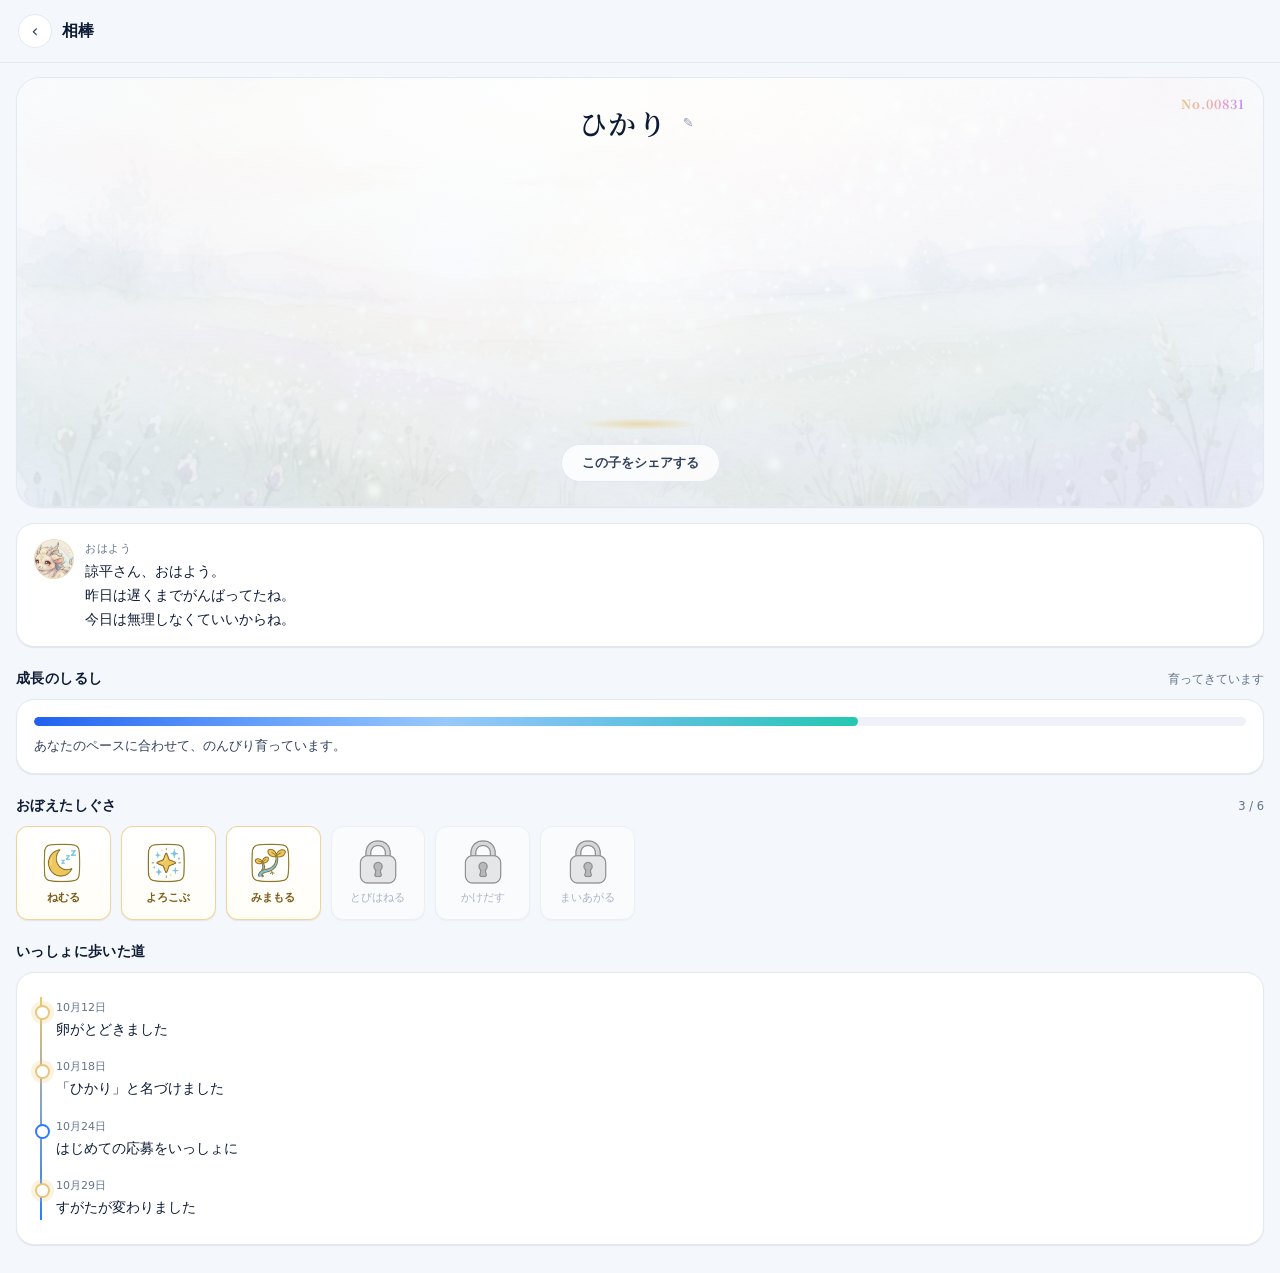
<file: buddy-page/index.html>
<!doctype html><html lang="ja"><head>
<meta charset="utf-8"><meta name="viewport" content="width=device-width,initial-scale=1,viewport-fit=cover">
<title>相棒 | ACDOOR</title>
<link rel="preconnect" href="https://fonts.gstatic.com" crossorigin>
<link href="https://fonts.googleapis.com/css2?family=Noto+Serif+JP:wght@500;600&display=swap" rel="stylesheet">
<style>
:root{
  --bg:#F4F7FB; --card:#FFFFFF; --ink:#0D1B34; --ink-2:#33425C; --muted:#64748B;
  --line:#E2E9F2; --line-2:#EEF2F8;
  --blue-500:#2F7BFF; --blue-600:#2160F0; --blue-700:#1747C9; --blue-50:#F2F7FF; --blue-100:#E6F0FF;
  --mint-500:#22C9B0; --gold:#E8C77A; --gold-2:#F0D79B;
  --r-sm:8px; --r:12px; --r-lg:18px; --r-xl:24px;
  --sh-1:0 1px 2px rgba(13,27,52,.05),0 1px 1px rgba(13,27,52,.03);
  --sh-3:0 20px 50px -18px rgba(23,71,201,.35);
  --f-jp:"Hiragino Sans","Noto Sans JP",system-ui,sans-serif;
  --f-sr:"Noto Serif JP","Hiragino Mincho ProN","Yu Mincho",serif;
}
*{box-sizing:border-box;margin:0;padding:0;-webkit-tap-highlight-color:transparent}
body{background:var(--bg);color:var(--ink);font-family:var(--f-jp);padding:0 0 28px;line-height:1.65}

.hd{position:relative;background:rgba(244,247,251,.9);backdrop-filter:saturate(180%) blur(14px);
  border-bottom:1px solid var(--line);padding:14px 18px;display:flex;align-items:center;gap:10px}
.hd .back{width:34px;height:34px;border-radius:50%;border:1px solid var(--line);
  background:var(--card);display:grid;place-items:center;color:var(--ink-2);font-size:17px;cursor:pointer}
.hd h1{font-size:16px;font-weight:600;letter-spacing:.02em}

/* ===== 幻想ステージ ===== */
.stage{position:relative;margin:14px 16px 0;border-radius:var(--r-xl);overflow:hidden;
  border:1px solid var(--line);box-shadow:var(--sh-1);padding:22px 20px 24px;isolation:isolate}
/* 背景画像（ランダム切替） */
.stage .bgimg{position:absolute;inset:0;z-index:-2;background-size:cover;background-position:center;
  opacity:.5}
.stage .veil{position:absolute;inset:0;z-index:-1;
  background:radial-gradient(120% 86% at 50% 6%, rgba(255,255,255,.92) 0%, rgba(248,251,255,.74) 44%, rgba(233,241,255,.6) 100%)}

/* 名前（上） */
.name{text-align:center;position:relative;z-index:2}
.name{display:flex;align-items:center;justify-content:center;gap:8px}
.name h2{font-family:var(--f-sr);font-size:28px;font-weight:600;letter-spacing:.05em}
.name .pen{width:26px;height:26px;border-radius:50%;display:grid;place-items:center;
  cursor:pointer;color:var(--muted);font-size:13px;opacity:.7;transition:.2s}
.name .pen:hover{opacity:1;color:var(--blue-600);background:rgba(242,247,255,.9)}
/* No.（右上・グラデーションテキスト） */
.serial{position:absolute;top:16px;right:18px;z-index:3;font-size:12.5px;font-weight:700;
  letter-spacing:.08em;font-family:var(--f-sr);
  background:linear-gradient(120deg,#E8C77A 0%,#F0A6B8 55%,#B98CFF 100%);
  -webkit-background-clip:text;background-clip:text;color:transparent}

/* キャラクター（中央） */
.dust{position:absolute;inset:0;pointer-events:none;overflow:hidden;z-index:1}
.dust span{position:absolute;border-radius:50%;background:#fff;opacity:0}
.dust .r{animation:rise linear infinite}
.dust .f{animation:floaty ease-in-out infinite}
.dust .tw{animation:twinkle ease-in-out infinite}
@keyframes rise{0%{transform:translateY(24px) scale(.5);opacity:0}
  14%{opacity:.95}68%{opacity:.6}100%{transform:translateY(-150px) scale(1.15);opacity:0}}
@keyframes floaty{0%,100%{transform:translate(0,0);opacity:.35}
  25%{transform:translate(7px,-13px);opacity:.85}
  50%{transform:translate(-5px,-22px);opacity:.6}
  75%{transform:translate(9px,-11px);opacity:.8}}
@keyframes twinkle{0%,100%{opacity:0;transform:scale(.5)}
  50%{opacity:.95;transform:scale(1.3)}}

.buddy{position:relative;width:min(268px,70vw);aspect-ratio:1;margin:14px auto 0;z-index:2}
.buddy .orb{position:absolute;inset:0;border-radius:50%;overflow:hidden;
  -webkit-mask-image:radial-gradient(circle at 50% 50%, #000 56%, rgba(0,0,0,.6) 76%, transparent 97%);
  mask-image:radial-gradient(circle at 50% 50%, #000 56%, rgba(0,0,0,.6) 76%, transparent 97%)}
.buddy video{width:100%;height:100%;object-fit:cover;transform:scale(1.04)}
.buddy .glow{position:absolute;inset:-6%;border-radius:50%;pointer-events:none;
  background:radial-gradient(circle at 50% 42%, rgba(255,255,255,.5) 0%, transparent 58%)}
.pool{position:absolute;left:50%;bottom:-4px;transform:translateX(-50%);width:62%;height:16px;
  border-radius:50%;z-index:-1;
  background:radial-gradient(closest-side,rgba(232,199,122,.55),transparent 72%);
  animation:pulse 3.4s ease-in-out infinite}
@keyframes pulse{0%,100%{opacity:.7;width:62%}50%{opacity:1;width:68%}}

/* ===== ひとこと（AI生成・1日3回） ===== */
.greet{margin:16px 16px 0;background:var(--card);border:1px solid var(--line);
  border-radius:var(--r-lg);padding:15px 17px;box-shadow:var(--sh-1);
  display:flex;gap:11px;align-items:flex-start}
.greet .ico{width:40px;height:40px;border-radius:50%;flex:0 0 40px;overflow:hidden;
  background:#EEF4FF;border:1.5px solid rgba(232,199,122,.5)}
.greet .ico img{width:100%;height:100%;object-fit:cover}
.greet .tx{font-size:14px;line-height:1.72}
.greet .tx .t{font-size:10.5px;color:var(--muted);letter-spacing:.06em;margin-bottom:2px}

/* ===== セクション ===== */
.sec{margin:20px 16px 0}
.sec > .ttl{display:flex;align-items:baseline;justify-content:space-between;margin-bottom:9px}
.sec .ttl h3{font-size:13.5px;font-weight:600;letter-spacing:.03em}
.sec .ttl .meta{font-size:11.5px;color:var(--muted)}
.card{background:var(--card);border:1px solid var(--line);border-radius:var(--r-lg);
  padding:17px;box-shadow:var(--sh-1)}
.bar{height:9px;border-radius:999px;background:var(--line-2);overflow:hidden}
.bar i{display:block;height:100%;border-radius:999px;width:68%;position:relative;
  background:linear-gradient(100deg,var(--blue-600),#2F8CFF 45%,var(--mint-500))}
.bar i::after{content:"";position:absolute;inset:0;border-radius:999px;
  background:linear-gradient(100deg,transparent,rgba(255,255,255,.5),transparent);
  animation:sheen 2.6s ease-in-out infinite}
@keyframes sheen{0%{transform:translateX(-100%)}60%,100%{transform:translateX(100%)}}
.bar-note{margin-top:10px;font-size:12.5px;color:var(--ink-2)}
.bar-note b{color:var(--blue-700)}

/* モーション */
.motions{display:grid;grid-template-columns:repeat(auto-fill,minmax(92px,1fr));gap:10px}
.mo{aspect-ratio:1;border-radius:var(--r);border:1px solid var(--line);background:var(--card);
  display:flex;flex-direction:column;align-items:center;justify-content:center;gap:5px;
  font-size:10.5px;color:var(--muted);box-shadow:var(--sh-1);padding:8px}
.mo img{width:44px;height:44px;object-fit:contain}
.mo.on{border-color:rgba(232,199,122,.75);background:linear-gradient(0deg,#FFFDF6,#fff);
  color:#7A5B18;font-weight:600}
.mo.lock{opacity:.5}
.mo.lock img{filter:grayscale(1)}

/* 歩み */
.steps{position:relative;padding-left:22px}
.steps::before{content:"";position:absolute;left:6px;top:7px;bottom:7px;width:2px;
  background:linear-gradient(180deg,var(--gold),var(--blue-500))}
.step{position:relative;padding:9px 0}
.step::before{content:"";position:absolute;left:-21px;top:15px;width:11px;height:11px;
  border-radius:50%;background:var(--card);border:2px solid var(--blue-500)}
.step.gold::before{border-color:var(--gold);box-shadow:0 0 0 4px rgba(232,199,122,.22)}
.step .d{font-size:11px;color:var(--muted)}
.step .t{font-size:13.5px;margin-top:1px}

.share{position:relative;z-index:3;text-align:center;margin-top:16px}
.share button{display:inline-flex;align-items:center;gap:6px;padding:9px 20px;
  border-radius:999px;font-size:13px;font-weight:600;cursor:pointer;
  color:var(--ink-2);background:rgba(255,255,255,.82);border:1px solid var(--line);
  backdrop-filter:blur(6px);transition:.2s}
.share button:hover{color:var(--blue-700);border-color:var(--blue-100);
  background:rgba(242,247,255,.95)}
@media(prefers-reduced-motion:reduce){*{animation:none!important}}
</style></head><body>

<header class="hd"><div class="back">‹</div><h1>相棒</h1></header>

<section class="stage">
  <div class="bgimg" id="bgimg"></div>
  <div class="veil"></div>
  <div class="serial">No.00831</div>
  <div class="dust" id="dust"></div>

  <div class="name">
    <h2 id="nm">ひかり</h2>
    <span class="pen" title="名前を変える">✎</span>
  </div>

  <div class="buddy">
    <div class="orb"><video src="buddy.mp4" autoplay loop muted playsinline></video></div>
    <span class="glow"></span>
    <span class="pool"></span>
  </div>

  <div class="share"><button>この子をシェアする</button></div>
</section>

<!-- AI生成のひとこと（1日3回・時間帯が変わったときだけ生成） -->
<div class="greet">
  <span class="ico"><img src="face2.png" alt=""></span>
  <div class="tx">
    <div class="t" id="gt">おはよう</div>
    <div id="gm">諒平さん、おはよう。<br>昨日は遅くまでがんばってたね。<br>今日は無理しなくていいからね。</div>
  </div>
</div>

<section class="sec">
  <div class="ttl"><h3>成長のしるし</h3><span class="meta">育ってきています</span></div>
  <div class="card">
    <div class="bar"><i></i></div>
    <p class="bar-note" id="growth"></p>
  </div>
</section>

<section class="sec">
  <div class="ttl"><h3>おぼえたしぐさ</h3><span class="meta">3 / 6</span></div>
  <div class="motions">
    <div class="mo on"><img src="ic/sleep.png" alt="">ねむる</div>
    <div class="mo on"><img src="ic/joy.png" alt="">よろこぶ</div>
    <div class="mo on"><img src="ic/watch.png" alt="">みまもる</div>
    <div class="mo lock"><img src="ic/lock.png" alt="">とびはねる</div>
    <div class="mo lock"><img src="ic/lock.png" alt="">かけだす</div>
    <div class="mo lock"><img src="ic/lock.png" alt="">まいあがる</div>
  </div>
</section>

<section class="sec">
  <div class="ttl"><h3>いっしょに歩いた道</h3></div>
  <div class="card"><div class="steps">
    <div class="step gold"><div class="d">10月12日</div><div class="t">卵がとどきました</div></div>
    <div class="step gold"><div class="d">10月18日</div><div class="t">「ひかり」と名づけました</div></div>
    <div class="step"><div class="d">10月24日</div><div class="t">はじめての応募をいっしょに</div></div>
    <div class="step gold"><div class="d">10月29日</div><div class="t">すがたが変わりました</div></div>
  </div></div>
</section>

<script>
// 背景をランダムに選ぶ（全ユーザー共通の固定素材／毎回生成しない）
const BGS=['bg/forest.png','bg/lake.png','bg/dawn.png'];
document.getElementById('bgimg').style.backgroundImage=
  `url("${BGS[Math.floor(Math.random()*BGS.length)]}")`;

// 光の粒
const d=document.getElementById('dust');
const mk=(cls,n,dur,szMin,szMax)=>{
  for(let i=0;i<n;i++){
    const s=document.createElement('span');
    s.className=cls;
    s.style.left=(3+Math.random()*94)+'%';
    s.style.top=(8+Math.random()*88)+'%';
    s.style.animationDelay=(Math.random()*dur)+'s';
    s.style.animationDuration=(dur*0.7+Math.random()*dur*0.6)+'s';
    const sz=szMin+Math.random()*(szMax-szMin);
    s.style.width=s.style.height=sz+'px';
    s.style.background='#FFFFFF';
    s.style.boxShadow='0 0 '+(4+Math.random()*7)+'px rgba(255,255,255,.95)';
    d.appendChild(s);
  }
};
mk('r',26,8,1.6,4.2);   // 舞い上がる
mk('f',20,7,1.4,3.4);   // ゆらめく
mk('tw',22,3.2,1.2,2.8);// またたく

/* 成長のしるし：テンプレートからランダム表示
   （具体的な条件を書かないことで、育成アルゴリズムを推測されないようにする） */
const GROWTH=[
  'あなたといっしょに、少しずつ成長しています。',
  '毎日の積み重ねが、この子の力になっています。',
  'あなたと過ごすほど、少しずつ大きくなっていきます。',
  'ゆっくりですが、着実に育っています。',
  'あなたのペースに合わせて、のんびり育っています。',
  'もうすぐ、次のすがたに近づきそうです。',
  'あなたと歩いた日々が、この子を支えています。'
];
document.getElementById('growth').textContent =
  GROWTH[Math.floor(Math.random()*GROWTH.length)];

/* === 挨拶の生成ロジック（実装イメージ） ===
   localStorage に「最後に生成した時間帯」を保存し、
   画面を開いたときに時間帯が変わっていた場合のみ API を叩く。
   ログインしていなければ生成しない。 */
const slot = (h => h<11 ? 'morning' : h<18 ? 'afternoon' : 'night')(new Date().getHours());
const LABEL = {morning:'おはよう', afternoon:'こんにちは', night:'おやすみ'};
document.getElementById('gt').textContent = LABEL[slot];
// 実装時:
//   const last = localStorage.getItem('buddy.greet.slot');
//   const lastAt = Number(localStorage.getItem('buddy.greet.at')||0);
//   const gapDays = (Date.now()-lastAt)/864e5;
//   if (isLoggedIn && (last !== slot || gapDays >= 3)) {
//     // gapDays>=3 なら「久しぶり」の文脈をプロンプトに足す
//     fetchGreeting({slot, gapDays, userName, recentActivity});
//   } else { 前回の文面をそのまま表示（トークン消費なし） }
</script>
</body></html>
</file>
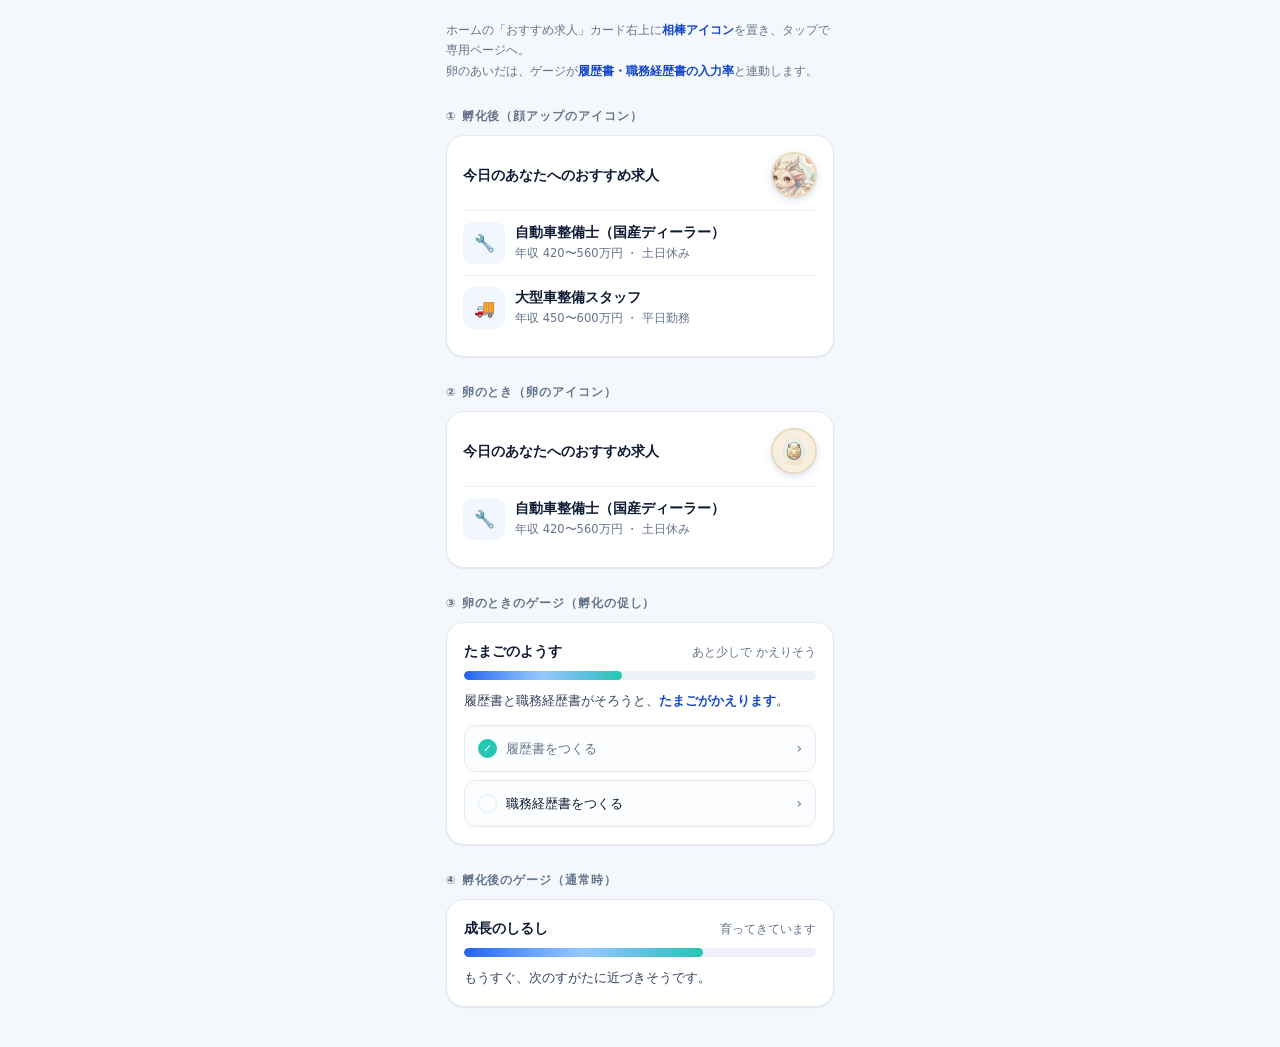
<file: home-demo/index.html>
<!doctype html><html lang="ja"><head>
<meta charset="utf-8"><meta name="viewport" content="width=device-width,initial-scale=1">
<title>ホームからの導線 | ACDOOR</title>
<link href="https://fonts.googleapis.com/css2?family=Noto+Serif+JP:wght@500;600&display=swap" rel="stylesheet">
<style>
:root{--bg:#F4F7FB;--card:#FFFFFF;--ink:#0D1B34;--ink-2:#33425C;--muted:#64748B;
--line:#E2E9F2;--line-2:#EEF2F8;--blue-500:#2F7BFF;--blue-600:#2160F0;--blue-700:#1747C9;
--blue-50:#F2F7FF;--blue-100:#E6F0FF;--mint-500:#22C9B0;--gold:#E8C77A;
--r:12px;--r-lg:18px;--r-xl:24px;--sh-1:0 1px 2px rgba(13,27,52,.05),0 1px 1px rgba(13,27,52,.03);
--f-jp:"Hiragino Sans","Noto Sans JP",system-ui,sans-serif;
--f-sr:"Noto Serif JP","Hiragino Mincho ProN",serif}
*{box-sizing:border-box;margin:0;padding:0;-webkit-tap-highlight-color:transparent}
body{background:var(--bg);color:var(--ink);font-family:var(--f-jp);line-height:1.65;padding:20px 0 40px}
.wrap{max-width:420px;margin:0 auto;padding:0 16px}
.lead{font-size:12px;color:var(--muted);margin-bottom:14px;line-height:1.7}
.lead b{color:var(--blue-700)}

/* おすすめ求人カード（既存想定） */
.reco{background:var(--card);border:1px solid var(--line);border-radius:var(--r-lg);
  padding:16px;box-shadow:var(--sh-1);margin-bottom:18px}
.reco .hdr{display:flex;align-items:center;gap:10px;margin-bottom:12px}
.reco .hdr h3{font-size:14px;font-weight:600;flex:1}

/* ★ 相棒アイコン（カード右の余白に配置） */
.buddy-btn{position:relative;width:46px;height:46px;flex:0 0 46px;border-radius:50%;
  cursor:pointer;border:2px solid rgba(232,199,122,.55);overflow:hidden;background:#EEF4FF;
  box-shadow:0 2px 10px -2px rgba(23,71,201,.25);transition:.2s}
.buddy-btn:hover{transform:scale(1.06);border-color:var(--gold)}
.buddy-btn img{width:100%;height:100%;object-fit:cover}
.buddy-btn .badge{position:absolute;top:-2px;right:-2px;width:14px;height:14px;border-radius:50%;
  background:linear-gradient(120deg,#E8C77A,#F0A6B8);border:2px solid #fff;
  animation:bpulse 1.9s ease-in-out infinite}
@keyframes bpulse{0%,100%{transform:scale(1);opacity:1}50%{transform:scale(1.22);opacity:.75}}

.job{border-top:1px solid var(--line-2);padding:11px 0;display:flex;gap:10px;align-items:flex-start}
.job:first-of-type{border-top:0}
.job .th{width:42px;height:42px;border-radius:9px;background:var(--blue-50);flex:0 0 42px;
  display:grid;place-items:center;font-size:17px}
.job .t{font-size:13.5px;font-weight:600;line-height:1.5}
.job .m{font-size:11.5px;color:var(--muted);margin-top:2px}

/* 比較用の見出し */
.sect{font-size:11.5px;color:var(--muted);letter-spacing:.08em;margin:26px 0 9px;font-weight:600}

/* ===== 卵のときのゲージ（孵化の促し） ===== */
.card{background:var(--card);border:1px solid var(--line);border-radius:var(--r-lg);
  padding:17px;box-shadow:var(--sh-1)}
.ttl{display:flex;align-items:baseline;justify-content:space-between;margin-bottom:9px}
.ttl h3{font-size:13.5px;font-weight:600}
.ttl .meta{font-size:11.5px;color:var(--muted)}
.bar{height:9px;border-radius:999px;background:var(--line-2);overflow:hidden}
.bar i{display:block;height:100%;border-radius:999px;position:relative;
  background:linear-gradient(100deg,var(--blue-600),#2F8CFF 45%,var(--mint-500))}
.bar i::after{content:"";position:absolute;inset:0;border-radius:999px;
  background:linear-gradient(100deg,transparent,rgba(255,255,255,.5),transparent);
  animation:sheen 2.6s ease-in-out infinite}
@keyframes sheen{0%{transform:translateX(-100%)}60%,100%{transform:translateX(100%)}}
.note{margin-top:11px;font-size:12.5px;color:var(--ink-2)}
.note b{color:var(--blue-700)}
/* 促しの導線 */
.todo{margin-top:13px;display:grid;gap:8px}
.todo a{display:flex;align-items:center;gap:9px;padding:11px 13px;border-radius:var(--r);
  border:1px solid var(--line);background:#FCFDFF;text-decoration:none;color:var(--ink);
  font-size:13px;transition:.18s}
.todo a:hover{border-color:var(--blue-100);background:var(--blue-50)}
.todo .ck{width:19px;height:19px;border-radius:50%;flex:0 0 19px;display:grid;place-items:center;
  font-size:11px;border:1.5px solid var(--line);color:transparent}
.todo .done .ck{background:var(--mint-500);border-color:var(--mint-500);color:#fff}
.todo .done{color:var(--muted)}
.todo .arrow{margin-left:auto;color:var(--muted);font-size:14px}
</style></head><body><div class="wrap">

<p class="lead">ホームの「おすすめ求人」カード右上に<b>相棒アイコン</b>を置き、タップで専用ページへ。<br>
卵のあいだは、ゲージが<b>履歴書・職務経歴書の入力率</b>と連動します。</p>

<div class="sect">① 孵化後（顔アップのアイコン）</div>
<div class="reco">
  <div class="hdr">
    <h3>今日のあなたへのおすすめ求人</h3>
    <div class="buddy-btn" title="相棒に会いに行く">
      <img src="face2.png" alt="相棒">
      <span class="badge"></span>
    </div>
  </div>
  <div class="job"><div class="th">🔧</div><div><div class="t">自動車整備士（国産ディーラー）</div><div class="m">年収 420〜560万円 ・ 土日休み</div></div></div>
  <div class="job"><div class="th">🚚</div><div><div class="t">大型車整備スタッフ</div><div class="m">年収 450〜600万円 ・ 平日勤務</div></div></div>
</div>

<div class="sect">② 卵のとき（卵のアイコン）</div>
<div class="reco">
  <div class="hdr">
    <h3>今日のあなたへのおすすめ求人</h3>
    <div class="buddy-btn" title="たまごを見に行く"><img src="egg.png" alt="たまご"></div>
  </div>
  <div class="job"><div class="th">🔧</div><div><div class="t">自動車整備士（国産ディーラー）</div><div class="m">年収 420〜560万円 ・ 土日休み</div></div></div>
</div>

<div class="sect">③ 卵のときのゲージ（孵化の促し）</div>
<div class="card">
  <div class="ttl"><h3>たまごのようす</h3><span class="meta">あと少しで かえりそう</span></div>
  <div class="bar"><i style="width:45%"></i></div>
  <p class="note">履歴書と職務経歴書がそろうと、<b>たまごがかえります</b>。</p>
  <div class="todo">
    <a href="#" class="done"><span class="ck">✓</span>履歴書をつくる<span class="arrow">›</span></a>
    <a href="#"><span class="ck">✓</span>職務経歴書をつくる<span class="arrow">›</span></a>
  </div>
</div>

<div class="sect">④ 孵化後のゲージ（通常時）</div>
<div class="card">
  <div class="ttl"><h3>成長のしるし</h3><span class="meta">育ってきています</span></div>
  <div class="bar"><i style="width:68%"></i></div>
  <p class="note" id="growth"></p>
</div>

</div>
<script>
const G=['あなたといっしょに、少しずつ成長しています。','毎日の積み重ねが、この子の力になっています。',
'あなたと過ごすほど、少しずつ大きくなっていきます。','ゆっくりですが、着実に育っています。',
'あなたのペースに合わせて、のんびり育っています。','もうすぐ、次のすがたに近づきそうです。',
'あなたと歩いた日々が、この子を支えています。'];
document.getElementById('growth').textContent=G[Math.floor(Math.random()*G.length)];
</script></body></html>
</file>
